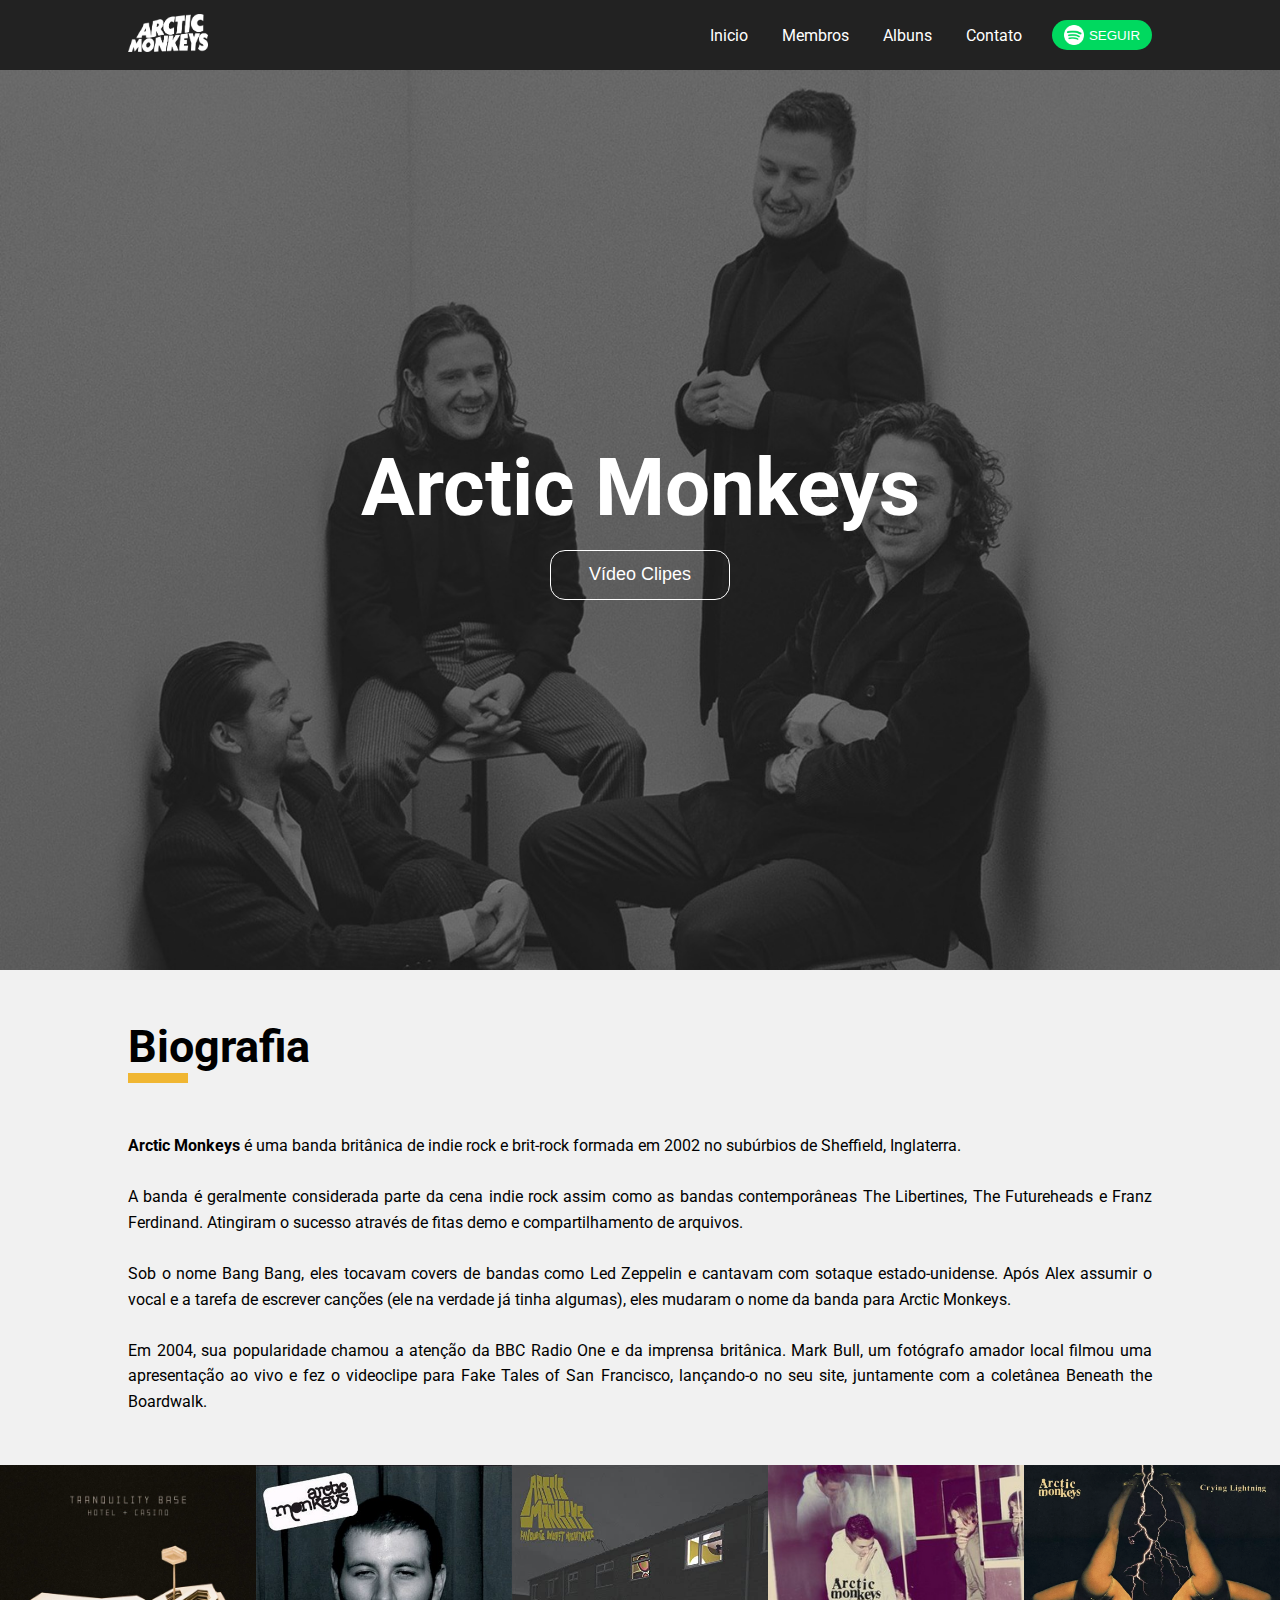
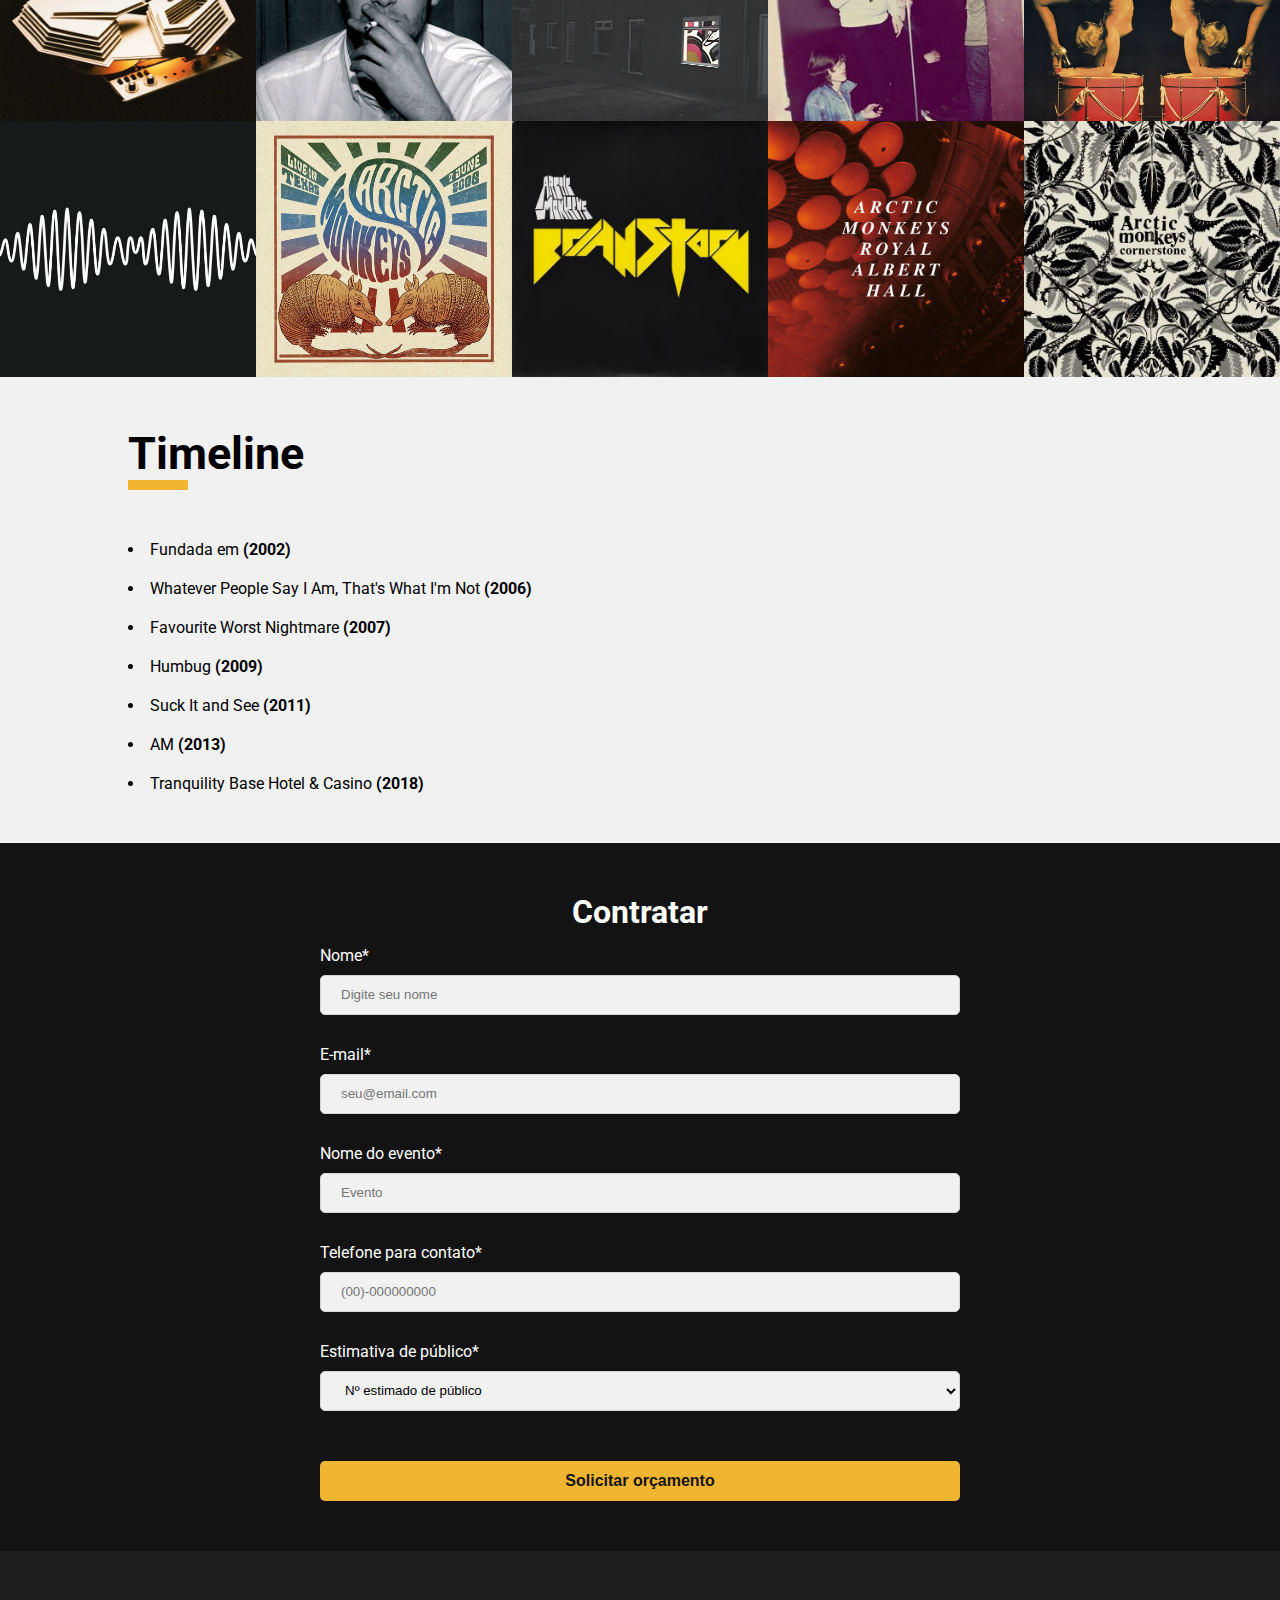
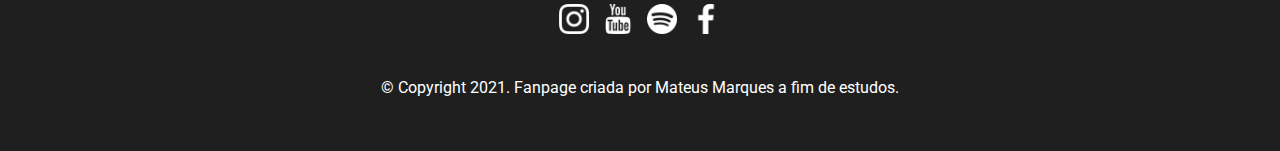
<file: index.html>
<!DOCTYPE html>
<html>
<head>
    <meta charset="UTF-8">
    <meta http-equiv="X-UA-Compatible" content="IE=edge">
    <meta name="viewport" content="width=device-width, initial-scale=1.0">
    <title>Arctic Monkeys</title>
    <link rel="preconnect" href="https://fonts.googleapis.com">
    <link rel="preconnect" href="https://fonts.gstatic.com" crossorigin>
    <link href="https://fonts.googleapis.com/css2?family=Roboto:ital,wght@0,100;0,300;0,400;0,500;0,700;0,900;1,100;1,300;1,400;1,500;1,700;1,900&display=swap" rel="stylesheet">
    <link rel="stylesheet" href="./styles/reset.css">
    <link rel="stylesheet" href="./styles/style.css">
    <link rel="stylesheet" href="./styles/responsive.css">
</head>
<body>
    <header>
        <a href="../index.html">
            <img src="./images/logo.png" alt="Logo Artic Monkeys" class="logo">
        </a>
        <div>
            <button class="bt-menu" onclick="menu()"> </button>
            <nav class="menu" id="menu">
                <ul>
                    <li><a href="./index.html">Inicio</a></li>
                    <li><a href="./pages/membros.html">Membros</a></li>
                    <li><a href="./pages/albuns.html">Albuns</a></li>
                    <li><a href="./pages/contato.html">Contato</a></li>
                </ul>
                <button class="bt bt-spotify">
                    <img class='img-spotify' src="./images/spotify.png" alt="">
                    <a href="https://open.spotify.com/artist/7Ln80lUS6He07XvHI8qqHH">SEGUIR</a>
                </button>
            </nav>
        </div>        
    </header>
    <main>
        <div class="banner">
            <h1>Arctic Monkeys</h1>
            <button class="bt bt-arctic">Vídeo Clipes</button>
        </div>
        <section class="contents">
            <h1>Biografia</h1>
            <div class="line"></div>
            <p>
                <b>Arctic Monkeys</b> é uma banda britânica de indie rock e brit-rock formada em 2002 no subúrbios de Sheffield, Inglaterra.
                <br>
                <br>
                A banda é geralmente considerada parte da cena indie rock assim como as bandas contemporâneas The Libertines, The Futureheads e Franz Ferdinand. Atingiram o sucesso através de fitas demo e compartilhamento de arquivos.
                <br>
                <br>
                Sob o nome Bang Bang, eles tocavam covers de bandas como Led Zeppelin e cantavam com sotaque estado-unidense. Após Alex assumir o vocal e a tarefa de escrever canções (ele na verdade já tinha algumas), eles mudaram o nome da banda para Arctic Monkeys.
                <br>
                <br>
                Em 2004, sua popularidade chamou a atenção da BBC Radio One e da imprensa britânica. Mark Bull, um fotógrafo amador local filmou uma apresentação ao vivo e fez o videoclipe para Fake Tales of San Francisco, lançando-o no seu site, juntamente com a coletânea Beneath the Boardwalk. 
            </p>
        </section>
        <div class="grid">
            <div class="container">   
                <img src="./images/tranquillty Base Hotel & Casiino 2018.jpg" alt="">
            </div>
            <div class="container">
                <img src="./images/Whater Peolpe Say I AM 2006.jpg" alt="">
            </div>
            <div class="container">
                <img src="./images/Favourite Worst Nightmare 2007.jpg" alt="">
            </div>
            <div class="container">
                <img src="./images/hambug 2009.jpg" alt="">
            </div>
            <div class="container">
                <img src="./images/crying lightning.webp" alt="">
            </div>
            <div class="container">
                <img src="./images/AM 2013.jpg" alt="">
            </div>
            <div class="container">
                <img src="./images/live in texas 2006.jpg" alt="">
            </div>
            <div class="container">
                <img src="./images/brianstorm 2007.webp" alt="">
            </div>
            <div class="container">
                <img src="./images/ArcticMonkeys_LiveAtTheRoyalAlbertHall 2020.jpeg" alt="">
            </div>
            <div class="container">
                <img src="./images/conerstone 2009.jpg" alt="">
            </div>
        </div>
        <section class="contents">
            <h1>Timeline</h1>
            <div class="line"></div>
            <ul>
                <li>Fundada em <b>(2002)</b></li>
                <li>Whatever People Say I Am, That's What I'm Not <b>(2006)</b></li>
                <li>Favourite Worst Nightmare <b>(2007)</b></li>
                <li>Humbug <b>(2009)</b></li>
                <li>Suck It and See <b>(2011)</b></li>
                <li>AM <b>(2013)</b></li>
                <li>Tranquility Base Hotel & Casino <b>(2018)</b></li>
            </ul>
        </section>
        <div class="form-container">
            <h1>Contratar</h1>
            <form action="">
                <label>Nome*</label>
                <input type="text" placeholder="Digite seu nome" required>
                <label>E-mail*</label>
                <input type="email" placeholder="seu@email.com" required>
                <label>Nome do evento*</label>
                <input type="text" placeholder="Evento" required>
                <label>Telefone para contato*</label>
                <input type="tel" placeholder="(00)-000000000" required>
                <label>Estimativa de público*</label>
                <select name="" required>
                    <option value=""> Nº estimado de público </option>
                    <option value="">500 a 1.000 pessoas</option>
                    <option value="">1.001 a 5.000 pessoas</option>
                    <option value="">5.001 a 10.000 pessoas</option>
                    <option value="">10.001 a 20.000 pessoas</option>
                    <option value="">20.001 a 40.000 pessoas</option>
                    <option value="">40.001 a 60.000 pessoas</option>
                    <option value="">mais que 60.000 pessoas</option>
                </select>
                <button class="submite" type="submit">Solicitar orçamento</button>
            </form>
        </div>
    </main>
    <footer>
        <div>
            <a href="https://www.instagram.com/arcticmonkeys/?hl=pt-br">
                <img src="./images/instagram.png" alt="">
            </a>
            <a href="https://www.youtube.com/channel/UC-KTRBl9_6AX10-Y7IKwKdw">
                <img src="./images/logo-do-youtube.png" alt="">
            </a>
            <a href="https://open.spotify.com/artist/7Ln80lUS6He07XvHI8qqHH">
                <img src="./images/spotify.png" alt="">
            </a>
            <a href="https://www.facebook.com/ArcticMonkeys">
                <img src="./images/logo-facebook.png" alt="">
            </a>
        </div>
        <p>© Copyright 2021. Fanpage criada por Mateus Marques a fim de estudos.</p>
    </footer>
    <script type="text/javascript" src="./scripts/slider.js"></script>
</body>
</html>
</file>
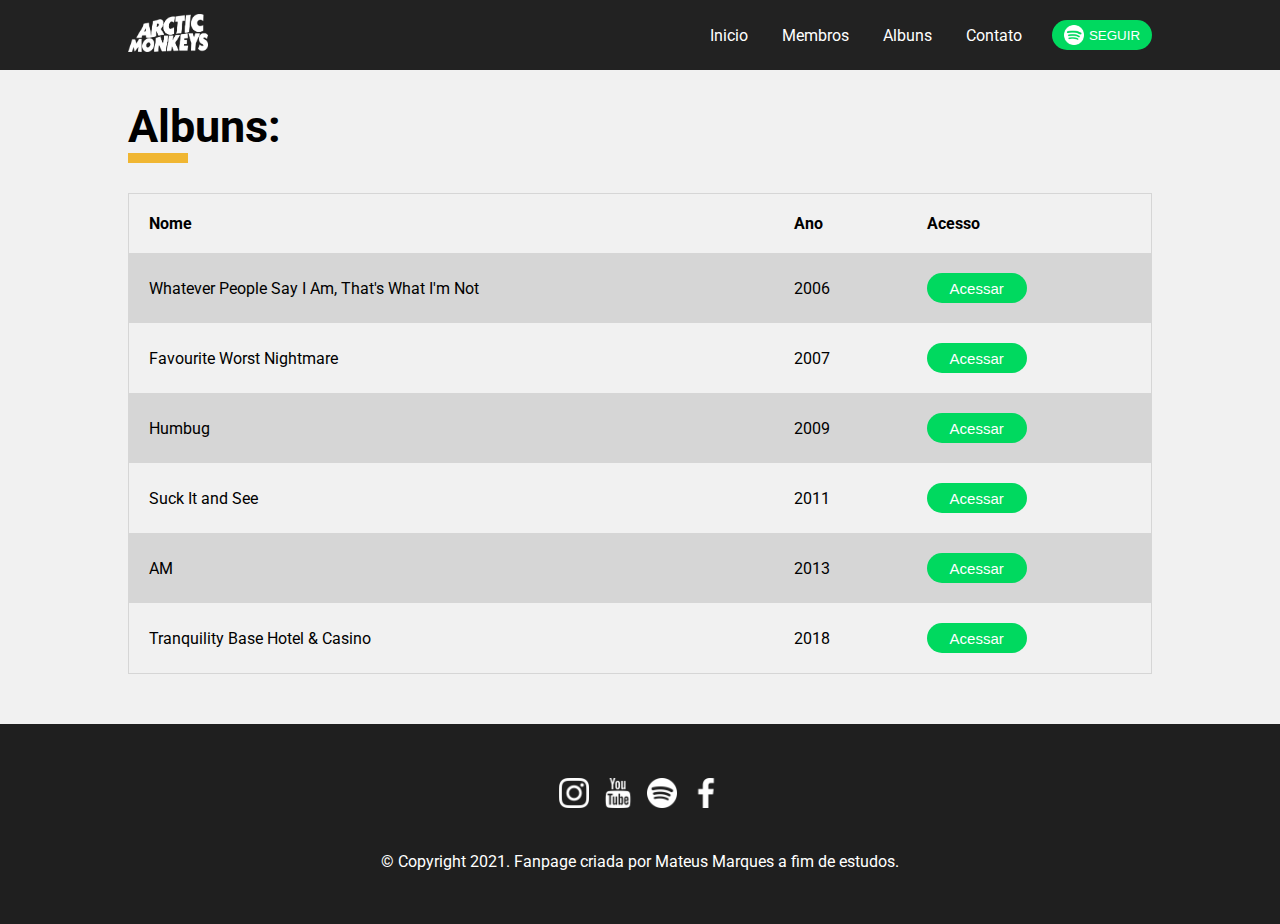
<file: pages/albuns.html>
<!DOCTYPE html>
<html>
<head>
    <meta charset="UTF-8">
    <meta http-equiv="X-UA-Compatible" content="IE=edge">
    <meta name="viewport" content="width=device-width, initial-scale=1.0">
    <title>Albuns</title>
    <link rel="preconnect" href="https://fonts.googleapis.com">
    <link rel="preconnect" href="https://fonts.gstatic.com" crossorigin>
    <link href="https://fonts.googleapis.com/css2?family=Roboto:ital,wght@0,100;0,300;0,400;0,500;0,700;0,900;1,100;1,300;1,400;1,500;1,700;1,900&display=swap" rel="stylesheet">
    <link rel="stylesheet" href="../styles/reset.css">
    <link rel="stylesheet" href="../styles/style.css">
    <link rel="stylesheet" href="../styles/responsive.css">
</head>
<body>
    <header>
        <a href="../index.html">
            <img src="../images/logo.png" alt="Logo Artic Monkeys" class="logo">
        </a>
        <div>
            <button class="bt-menu" onclick="menu()"> </button>
            <nav class="menu" id="menu">
                <ul>
                    <li><a href="../index.html">Inicio</a></li>
                    <li><a href="./membros.html">Membros</a></li>
                    <li><a href="./albuns.html">Albuns</a></li>
                    <li><a href="./contato.html">Contato</a></li>
                </ul>
                <button class="bt bt-spotify">
                    <img class='img-spotify' src="../images/spotify.png">
                    <a href="https://open.spotify.com/artist/7Ln80lUS6He07XvHI8qqHH">SEGUIR</a>
                </button>
            </nav>
        </div>        
    </header>
    <main>
        <section class="albuns">
            <h1>Albuns:</h1>
            <div class="line"></div>
                <table>
                    <tr>
                      <th>Nome</th>
                      <th>Ano</th>
                      <th>Acesso</th>
                    </tr>
                      <tr>
                        <td>Whatever People Say I Am, That's What I'm Not</td>
                        <td>2006 </td>
                        <td>
                          <button class="bt bt-acessar">
                              <a href="https://open.spotify.com/artist/7Ln80lUS6He07XvHI8qqHH">Acessar</a>
                          </button>
                        </td>
                      </tr>
                      <tr>
                        <td>Favourite Worst Nightmare</td>
                        <td>2007</td>
                        <td>
                          <button class="bt bt-acessar">
                              <a href="https://open.spotify.com/artist/7Ln80lUS6He07XvHI8qqHH">Acessar</a>
                          </button>
                        </td>
                      </tr>
                      <tr>
                        <td>Humbug</td>
                        <td>2009</td>
                        <td>
                          <button class="bt bt-acessar">
                              <a href="https://open.spotify.com/artist/7Ln80lUS6He07XvHI8qqHH">Acessar</a>
                          </button>
                        </td>
                      </tr>
                      <tr>
                        <td>Suck It and See</td>
                        <td>2011</td>
                        <td>
                          <button class="bt bt-acessar">
                              <a href="https://open.spotify.com/artist/7Ln80lUS6He07XvHI8qqHH">Acessar</a>
                          </button>
                        </td>
                      </tr>
                      <tr>
                        <td>AM</td>
                        <td>2013</td>
                        <td>
                          <button class="bt bt-acessar">
                              <a href="https://open.spotify.com/artist/7Ln80lUS6He07XvHI8qqHH">Acessar</a>
                          </button>
                        </td>
                      </tr>
                      <tr>
                        <td>Tranquility Base Hotel & Casino</td>
                        <td>2018</td>
                        <td>
                          <button class="bt bt-acessar">
                              <a href="https://open.spotify.com/artist/7Ln80lUS6He07XvHI8qqHH">Acessar</a>
                          </button>
                        </td>
                      </tr>
                    
                  </table>
        </section>
        
    </main>
    <footer>
        <div>
            <a href="https://www.instagram.com/arcticmonkeys/?hl=pt-br">
                <img src="../images/instagram.png" alt="">
            </a>
            <a href="https://www.youtube.com/channel/UC-KTRBl9_6AX10-Y7IKwKdw">
                <img src="../images/logo-do-youtube.png" alt="">
            </a>
            <a href="https://open.spotify.com/artist/7Ln80lUS6He07XvHI8qqHH">
                <img src="../images/spotify.png" alt="">
            </a>
            <a href="https://www.facebook.com/ArcticMonkeys">
                <img src="../images/logo-facebook.png" alt="">
            </a>
        </div>
        <p>© Copyright 2021. Fanpage criada por Mateus Marques a fim de estudos.</p>
    </footer>
    <script type="text/javascript" src="../scripts/slider.js"></script>
</body>
</html>
</file>
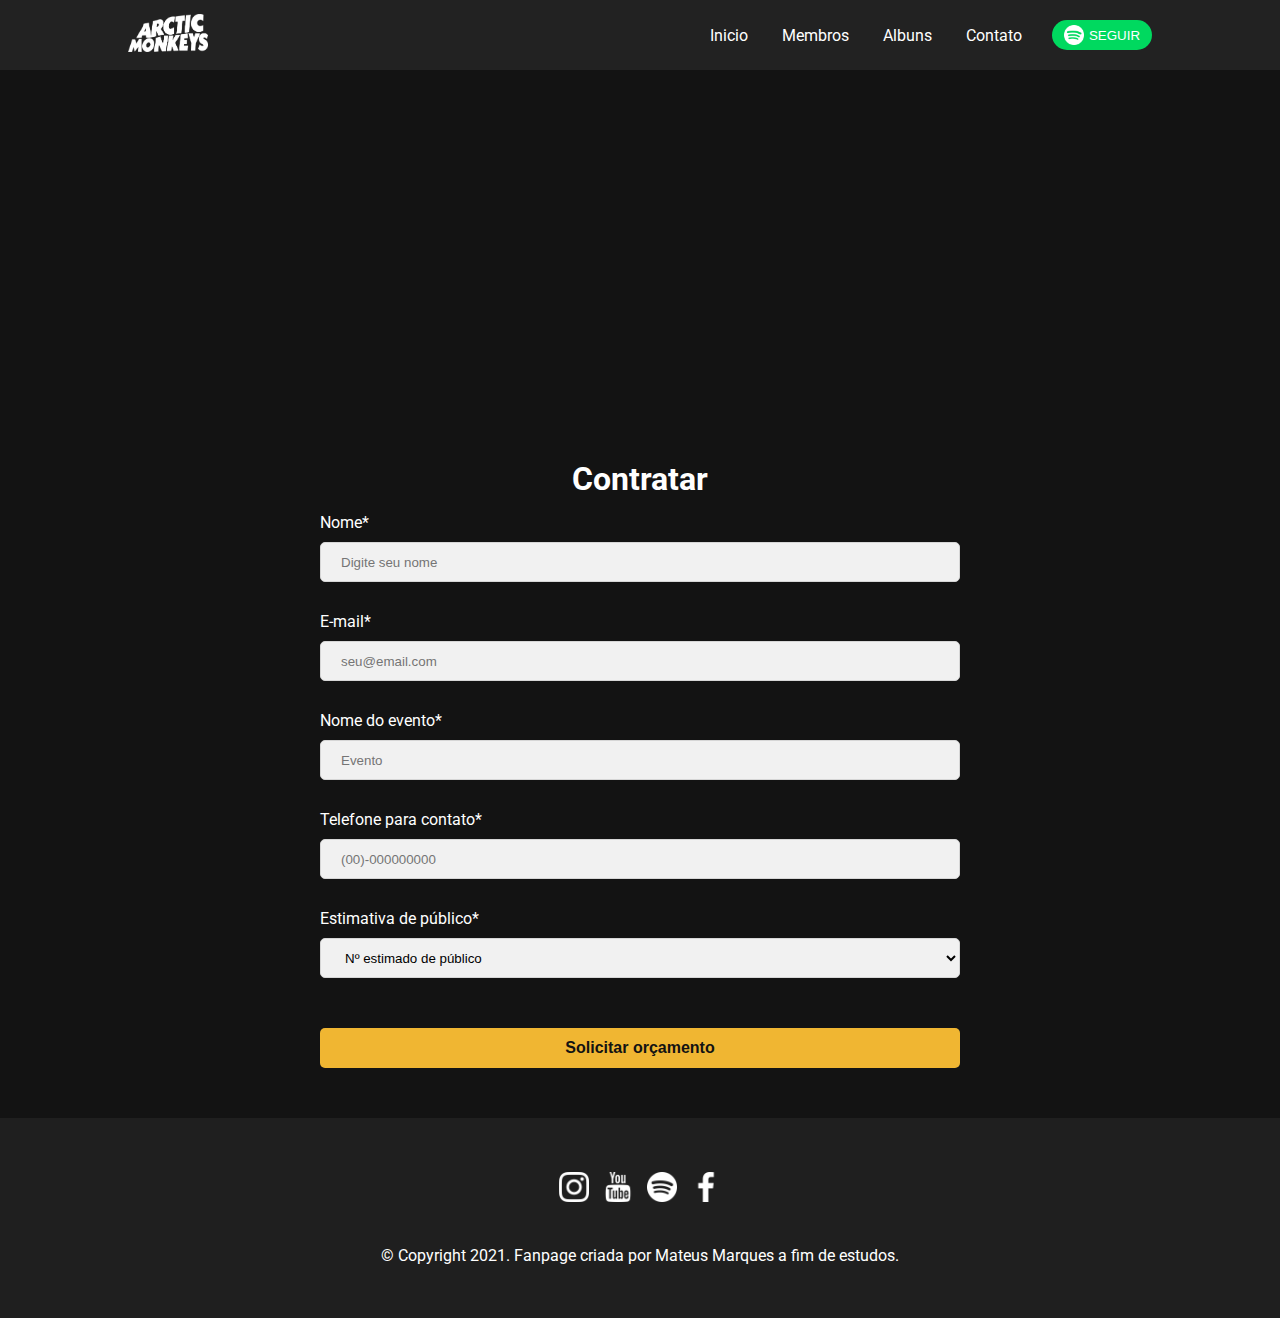
<file: pages/contato.html>
<!DOCTYPE html>
<html>
<head>
    <meta charset="UTF-8">
    <meta http-equiv="X-UA-Compatible" content="IE=edge">
    <meta name="viewport" content="width=device-width, initial-scale=1.0">
    <title>Contato</title>
    <link rel="preconnect" href="https://fonts.googleapis.com">
    <link rel="preconnect" href="https://fonts.gstatic.com" crossorigin>
    <link href="https://fonts.googleapis.com/css2?family=Roboto:ital,wght@0,100;0,300;0,400;0,500;0,700;0,900;1,100;1,300;1,400;1,500;1,700;1,900&display=swap" rel="stylesheet">
    <link rel="stylesheet" href="../styles/reset.css">
    <link rel="stylesheet" href="../styles/style.css">
    <link rel="stylesheet" href="../styles/responsive.css">
</head>
<body>
    <header>
        <a href="../index.html">
            <img src="../images/logo.png" alt="Logo Artic Monkeys" class="logo">
        </a>
        <div>
            <button class="bt-menu" onclick="menu()"> </button>
            <nav class="menu" id="menu">
                <ul>
                    <li><a href="../index.html">Inicio</a></li>
                    <li><a href="./membros.html">Membros</a></li>
                    <li><a href="./albuns.html">Albuns</a></li>
                    <li><a href="./contato.html">Contato</a></li>
                </ul>
                <button class="bt bt-spotify">
                    <img class='img-spotify' src="../images/spotify.png" alt="">
                    <a href="https://open.spotify.com/artist/7Ln80lUS6He07XvHI8qqHH">SEGUIR</a>
                </button>
            </nav>
        </div>        
    </header>
    <main>
        <div class="form-container">
            <iframe src="https://www.youtube.com/embed/CPtDYhGErVc" title="YouTube video player" frameborder="0" allow="accelerometer; autoplay; clipboard-write; encrypted-media; gyroscope; picture-in-picture" allowfullscreen></iframe>
            <h1 style="margin-top: 40px;">Contratar</h1>
            <form action="">
                <label>Nome*</label>
                <input type="text" placeholder="Digite seu nome" required>
                <label>E-mail*</label>
                <input type="email" placeholder="seu@email.com" required>
                <label>Nome do evento*</label>
                <input type="text" placeholder="Evento" required>
                <label>Telefone para contato*</label>
                <input type="tel" placeholder="(00)-000000000" required>
                <label>Estimativa de público*</label>
                <select name="" required>
                    <option value=""> Nº estimado de público </option>
                    <option value="">500 a 1.000 pessoas</option>
                    <option value="">1.001 a 5.000 pessoas</option>
                    <option value="">5.001 a 10.000 pessoas</option>
                    <option value="">10.001 a 20.000 pessoas</option>
                    <option value="">20.001 a 40.000 pessoas</option>
                    <option value="">40.001 a 60.000 pessoas</option>
                    <option value="">mais que 60.000 pessoas</option>
                </select>
                <button class="submite" type="submit">Solicitar orçamento</button>
            </form>
        </div>
    </main>
    <footer>
        <div>
            <a href="https://www.instagram.com/arcticmonkeys/?hl=pt-br">
                <img src="../images/instagram.png" alt="">
            </a>
            <a href="https://www.youtube.com/channel/UC-KTRBl9_6AX10-Y7IKwKdw">
                <img src="../images/logo-do-youtube.png" alt="">
            </a>
            <a href="https://open.spotify.com/artist/7Ln80lUS6He07XvHI8qqHH">
                <img src="../images/spotify.png" alt="">
            </a>
            <a href="https://www.facebook.com/ArcticMonkeys">
                <img src="../images/logo-facebook.png" alt="">
            </a>
        </div>
        <p>© Copyright 2021. Fanpage criada por Mateus Marques a fim de estudos.</p>
    </footer>
    <script type="text/javascript" src="../scripts/slider.js"></script>
</body>
</html>
</file>
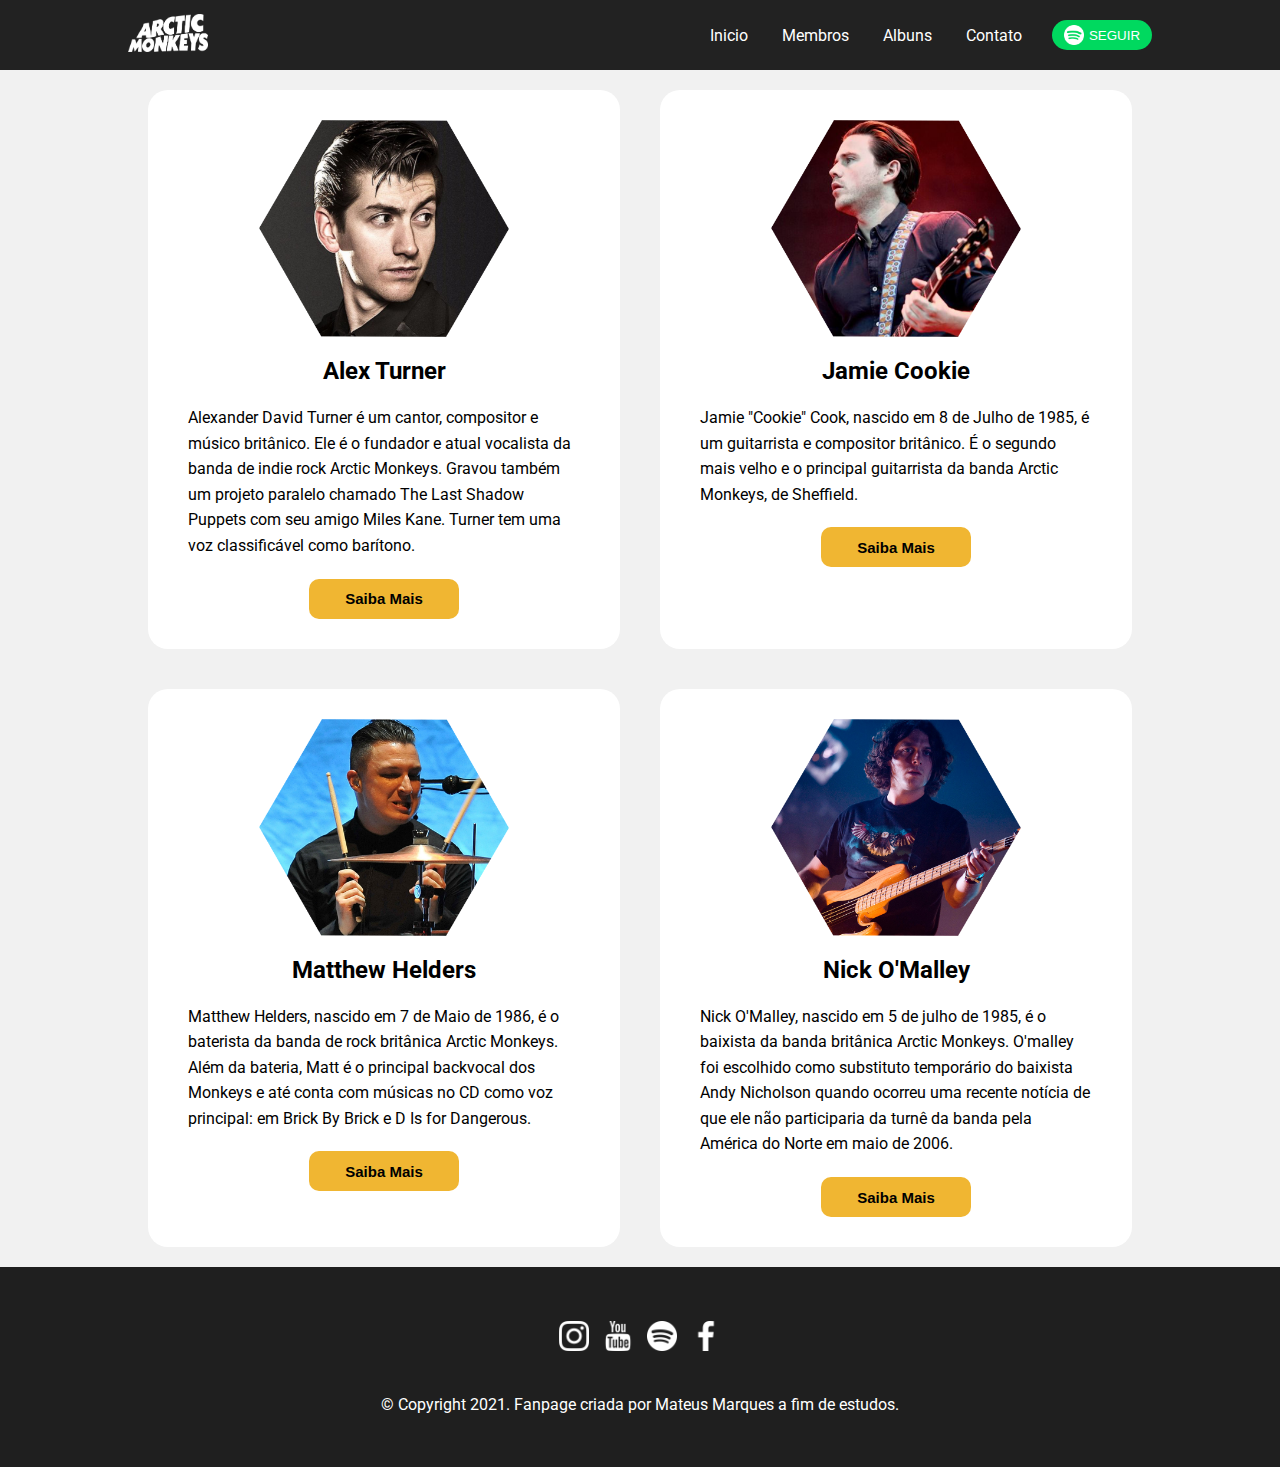
<file: pages/membros.html>
<!DOCTYPE html>
<html>
<head>
    <meta charset="UTF-8">
    <meta http-equiv="X-UA-Compatible" content="IE=edge">
    <meta name="viewport" content="width=device-width, initial-scale=1.0">
    <title>Membros</title>
    <link rel="preconnect" href="https://fonts.googleapis.com">
    <link rel="preconnect" href="https://fonts.gstatic.com" crossorigin>
    <link href="https://fonts.googleapis.com/css2?family=Roboto:ital,wght@0,100;0,300;0,400;0,500;0,700;0,900;1,100;1,300;1,400;1,500;1,700;1,900&display=swap" rel="stylesheet">
    <link rel="stylesheet" href="../styles/reset.css">
    <link rel="stylesheet" href="../styles/style.css">
    <link rel="stylesheet" href="../styles/responsive.css">
</head>
<body>
    <header>
        <a href="../index.html">
            <img src="../images/logo.png" alt="Logo Artic Monkeys" class="logo">
        </a>
        <div>
            <button class="bt-menu" onclick="menu()"> </button>
            <nav class="menu" id="menu">
                <ul>
                    <li><a href="../index.html">Inicio</a></li>
                    <li><a href="./membros.html">Membros</a></li>
                    <li><a href="./albuns.html">Albuns</a></li>
                    <li><a href="./contato.html">Contato</a></li>
                </ul>
                <button class="bt bt-spotify">
                    <img class='img-spotify' src="../images/spotify.png" alt="">
                    <a href="https://open.spotify.com/artist/7Ln80lUS6He07XvHI8qqHH">SEGUIR</a>
                </button>
            </nav>
        </div>        
    </header>
    <main>
            <div class="grid grid-members">
                <div class="members">
                    <img src="../images/Alex Turner.png" alt="">
                    <h2>Alex Turner</h2>
                    <p>Alexander David Turner é um cantor, compositor e músico britânico. 
                        Ele é o fundador e atual vocalista da banda de indie rock Arctic Monkeys. 
                        Gravou também um projeto paralelo chamado The Last Shadow Puppets com seu amigo 
                        Miles Kane. Turner tem uma voz classificável como barítono.</p>
                    <button class="bt bt-members">Saiba Mais</button>
                </div>
                <div class="members">
                    <img src="../images/Jamie Cook.png" alt="">
                    <h2>Jamie Cookie</h2>
                    <p>Jamie "Cookie" Cook, nascido em 8 de Julho de 1985, é um guitarrista e compositor 
                        britânico. É o segundo mais velho e o principal guitarrista da banda Arctic Monkeys, 
                        de Sheffield.</p>
                    <button class="bt bt-members">Saiba Mais</button>
                </div>
                <div class="members">
                    <img src="../images/matthelders.png" alt="">
                    <h2>Matthew Helders</h2>
                    <p>Matthew Helders, nascido em 7 de Maio de 1986, é o baterista da banda 
                        de rock britânica Arctic Monkeys. Além da bateria, Matt é o principal 
                        backvocal dos Monkeys e até conta com músicas no CD como voz principal: 
                        em Brick By Brick e D Is for Dangerous.</p>
                    <button class="bt bt-members">Saiba Mais</button>
                </div>
                <div class="members">
                    <img src="../images/Nick O'Malley.png" alt="">
                    <h2>Nick O'Malley</h2>
                    <p>Nick O'Malley, nascido em 5 de julho de 1985, é o baixista da banda britânica Arctic Monkeys. 
                        O'malley foi escolhido como substituto temporário do baixista Andy Nicholson quando ocorreu 
                        uma recente notícia de que ele não participaria da turnê da banda pela América do Norte em maio de 2006.</p>
                    <button class="bt bt-members">Saiba Mais</button>
                </div>
            </div>
    </main>
    <footer>
        <div>
            <a href="https://www.instagram.com/arcticmonkeys/?hl=pt-br">
                <img src="../images/instagram.png" alt="">
            </a>
            <a href="https://www.youtube.com/channel/UC-KTRBl9_6AX10-Y7IKwKdw">
                <img src="../images/logo-do-youtube.png" alt="">
            </a>
            <a href="https://open.spotify.com/artist/7Ln80lUS6He07XvHI8qqHH">
                <img src="../images/spotify.png" alt="">
            </a>
            <a href="https://www.facebook.com/ArcticMonkeys">
                <img src="../images/logo-facebook.png" alt="">
            </a>
        </div>
        <p>© Copyright 2021. Fanpage criada por Mateus Marques a fim de estudos.</p>
    </footer>
    <script type="text/javascript" src="../scripts/slider.js"></script>
</body>
</html>
</file>
<file: styles/style.css>
.logo {
    width: 80px;
}

.menu {
    
    display: flex;
    align-items: center;
    color: white;
}

.menu ul li {
    display: inline;
    margin: 0 0 0 30px;
}

.menu ul li :hover {
    color: rgb(168, 168, 168);
}

.bt-menu {
    display: none;
    cursor: pointer;
    height: 25px;
    width: 25px;
    border: none;
    background-color: unset;
    background-image: url('../images/button.png');
    background-size: 100%;
    background-repeat: no-repeat;
}

.bt {
    transition: 0.5s;
    cursor: pointer;
    display: flex;
    align-items: center;
    justify-content: center;
    border: none;
    border-radius: 15px;
    height: 30px;
    width: 100px;
}

.bt-spotify {
    background-color: #00d95f;
    color: white;
    margin: 0 0 0 30px;
}

.bt-spotify:hover {
    transition: 0.5s;
    background-color: #505050;
}

.img-spotify {
    margin: 0 5px 0 0;
    height: 20px;
}

.banner {
    display: flex;
    flex-direction: column;
    justify-content: center;
    align-items: center;
    background-image: url('../images/bg.jpg');
    background-size: 100%;
    background-repeat: no-repeat;
    height: 100vh;
    color: white;
    font-size: min(40px, 5vw);
}

.bt-arctic {
    margin: 15px 0 0 0;
    color: white;
    background-color: transparent;
    border: solid 1px white;
    font-size: 18px;
    height: 50px;
    width: 180px;
}

.bt-arctic:hover {
    transition: 0.5s;
    background-color: white;
    color: rgb(14, 14, 14);

}

.line {
    width: 60px;
    height: 10px;
    background: #f0b632;
}

.contents {
    font-size: max(16px, 1.2vw);
}

.contents h1 {
    font-size: max(35px, 3.5vw);
}

.contents p {
    margin: 50px 0 50px 0;
    line-height: 1.6;
    text-align: justify;
}

.contents ul {
    list-style-position: inside;
    list-style-type: disc;
    margin: 50px 0 50px 0;
    padding: 0;
}

.contents li {
    margin-bottom: 20px;
}

.grid {
    background-color: rgb(34, 34, 34);
    display: grid;
    grid-template-columns: 20% 20% 20% 20% 20%;
}

.grid .container:hover {
    transition: 1s;
    padding: 25%;
}  

.container {
    transition: 1s;
    display: flex;
    justify-content: center;
    flex-wrap: wrap;
}

.container img {
    z-index: 1;
    width: 100%;
    align-items: center;
}

/* Membros */

.grid-members {
    background: none;
    display: grid;
    justify-content: center;
    grid-template-columns: 40% 40%;
}

.members {
    padding: 30px 40px;
    display: flex;
    flex-direction: column;
    align-items: center;
    background-color: white;
    border-radius: 20px;
    margin: 20px;
}

.members img {
    width: 250px;
    margin: 0 0 20px 0;
}

.members h2 {
    margin: 0 0 20px 0;
}

.members p {
    text-align: left;
    line-height: 1.6;
}

.bt-members {
    width: 150px;
    font-size: 15px;
    font-weight: bold;
    height: 40px;
    margin-top: 20px;
    background-color: #f0b632;
    border-radius: 10px;
}

.bt-members:hover {
    transition: 0.5s;
    background-color: #ffcf60;
}
  /* ALBUNS */
table {
    margin: 30px 0;
    border: solid 1px #d6d6d6;
    border-collapse: collapse;
    width: 100%;
}

.bt-acessar {
    background-color: #00d95f;
    font-size: 15px;  
}

.bt-acessar:hover {
    transition: 0.5s;
    background-color: #505050;
}

.bt-acessar a {
    color: white;
}

td, th {
    text-align: left;
    padding: 20px;
}

tr:nth-child(even) {
    background-color: #d6d6d6;
}

.albuns {
    margin-top: 30px;
}

.albuns h1 {
    font-size: max(35px, 3.5vw);
}

.form-container {
    padding: 50px 0 50px 0;
    display: flex;
    flex-wrap: wrap;
    align-items: center;
    justify-content: center;
    flex-direction: column;
    width: 100%;
    background-color: rgb(19, 19, 19);
    color: white;
}

.form-container h1 {
    margin: 0 0 15px 0;
}

.form-container form {
    margin: 0 25% 0 25%;
}


input, select {
    box-sizing: border-box;
    padding: 0 20px 0 20px;
    margin: 10px 0px 30px 0px;
    width: 100%;
    background-color: rgb(241, 241, 241);
    border: solid 1px rgb(214, 214, 214);
    height: 40px;
    border-radius: 5px;
}

.submite {
    transition: 0.5s;
    cursor: pointer;
    font-size: 16px;
    font-weight: 600;
    color: rgb(19, 19, 19);
    height: 40px;
    width: 100%;
    border-radius: 5px;
    border: none;
    background-color: #f0b632;
    margin-top: 20px;
}

.submite:hover {
    color: white;
    background-color: #2a2a2a;
}
</file>
<file: styles/responsive.css>
/* ========= RESPONS ========== */

@media screen and (max-width: 1320px){
    .banner {
        background-image: url('../images/arctic-membros.jpg');
        background-size: 100%;
        background-position: top;
        height: 100vh;
    }
}

@media screen and (max-width: 850px) {
    .grid-members {
        background: none;
        display: grid;
        justify-content: center;
        grid-template-columns: 90%;
    }
}

@media screen and (max-width: 750px) {
    .bt-menu {
        display: initial;
    }

    .menu {
        /* display: initial; */
        position: absolute;
        display: block;
        transition: 1s;
        height: 0px;
        margin: 0;
        top: 70px;
        left: 0;
        background-color: rgb(46, 46, 46);
        width: 100%;
        text-align: center;
        overflow: hidden;   
    }

    .menu ul li {
        margin: 0;
        padding: 20px 0 20px 0;
        display: block;
    }

    .menu ul :hover {
        background-color: rgb(34, 34, 34);
    }

    .bt-spotify {
        display: none;
    }

    .banner {
        background-image: url('../images/arctic-membros.jpg');
        background-size: 120%;
        background-position: top;
        background-repeat: repeat-y;
        height: 55vh;
    }

    .bt-arctic {
        font-size: 16px;
        height: 40px;
        width: 140px;
    }

    .contents {
        margin: 40px 10% 40px 10%;
    }

    .contents p {
        margin: 40px 0 40px 0;
    }

    .grid {
        background-color: rgb(34, 34, 34);
        grid-template-columns: 50% 50%;
    }

    .grid-members {
        background: none;
        display: grid;
        justify-content: center;
        grid-template-columns: 90%;
    }
    
    .contents ul {
        margin: 40px 0 40px 0;
    }

    .form-container form {
        margin: 0 5% 0 5%;
    }
}
</file>
